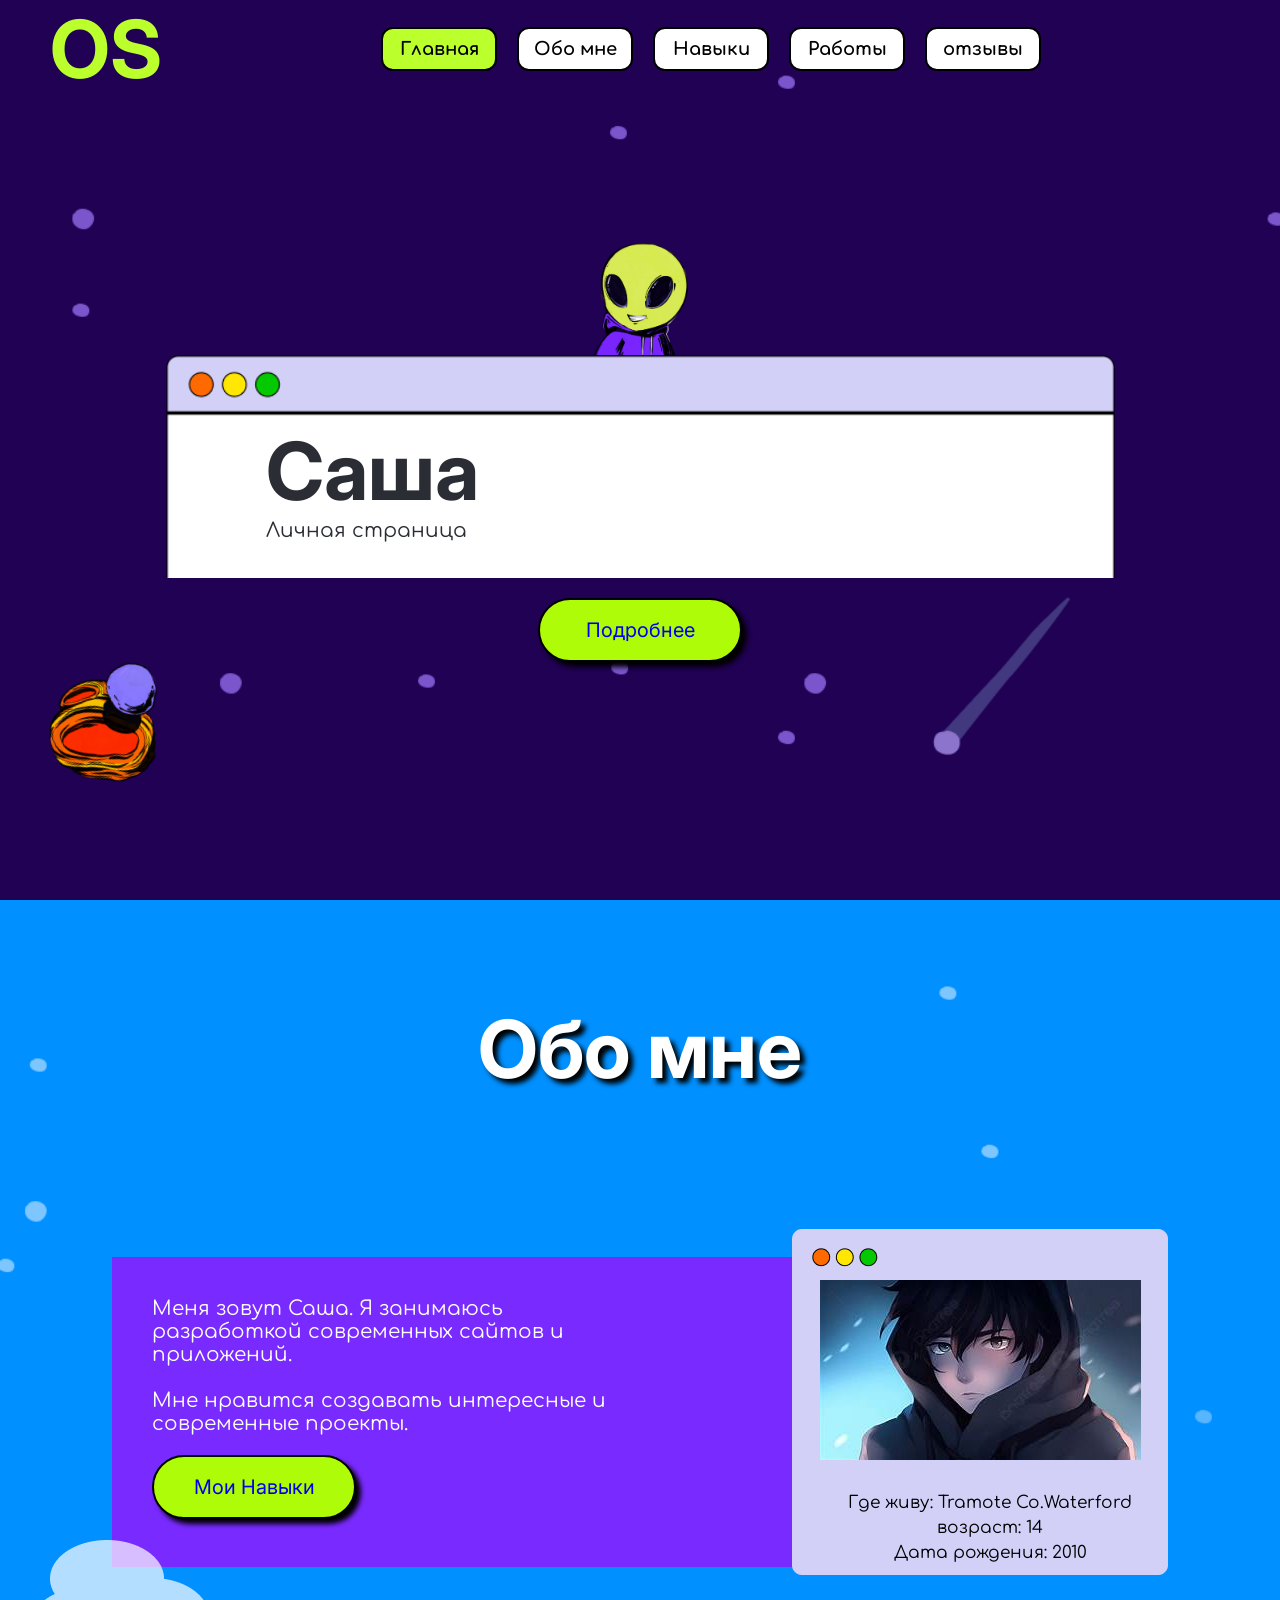
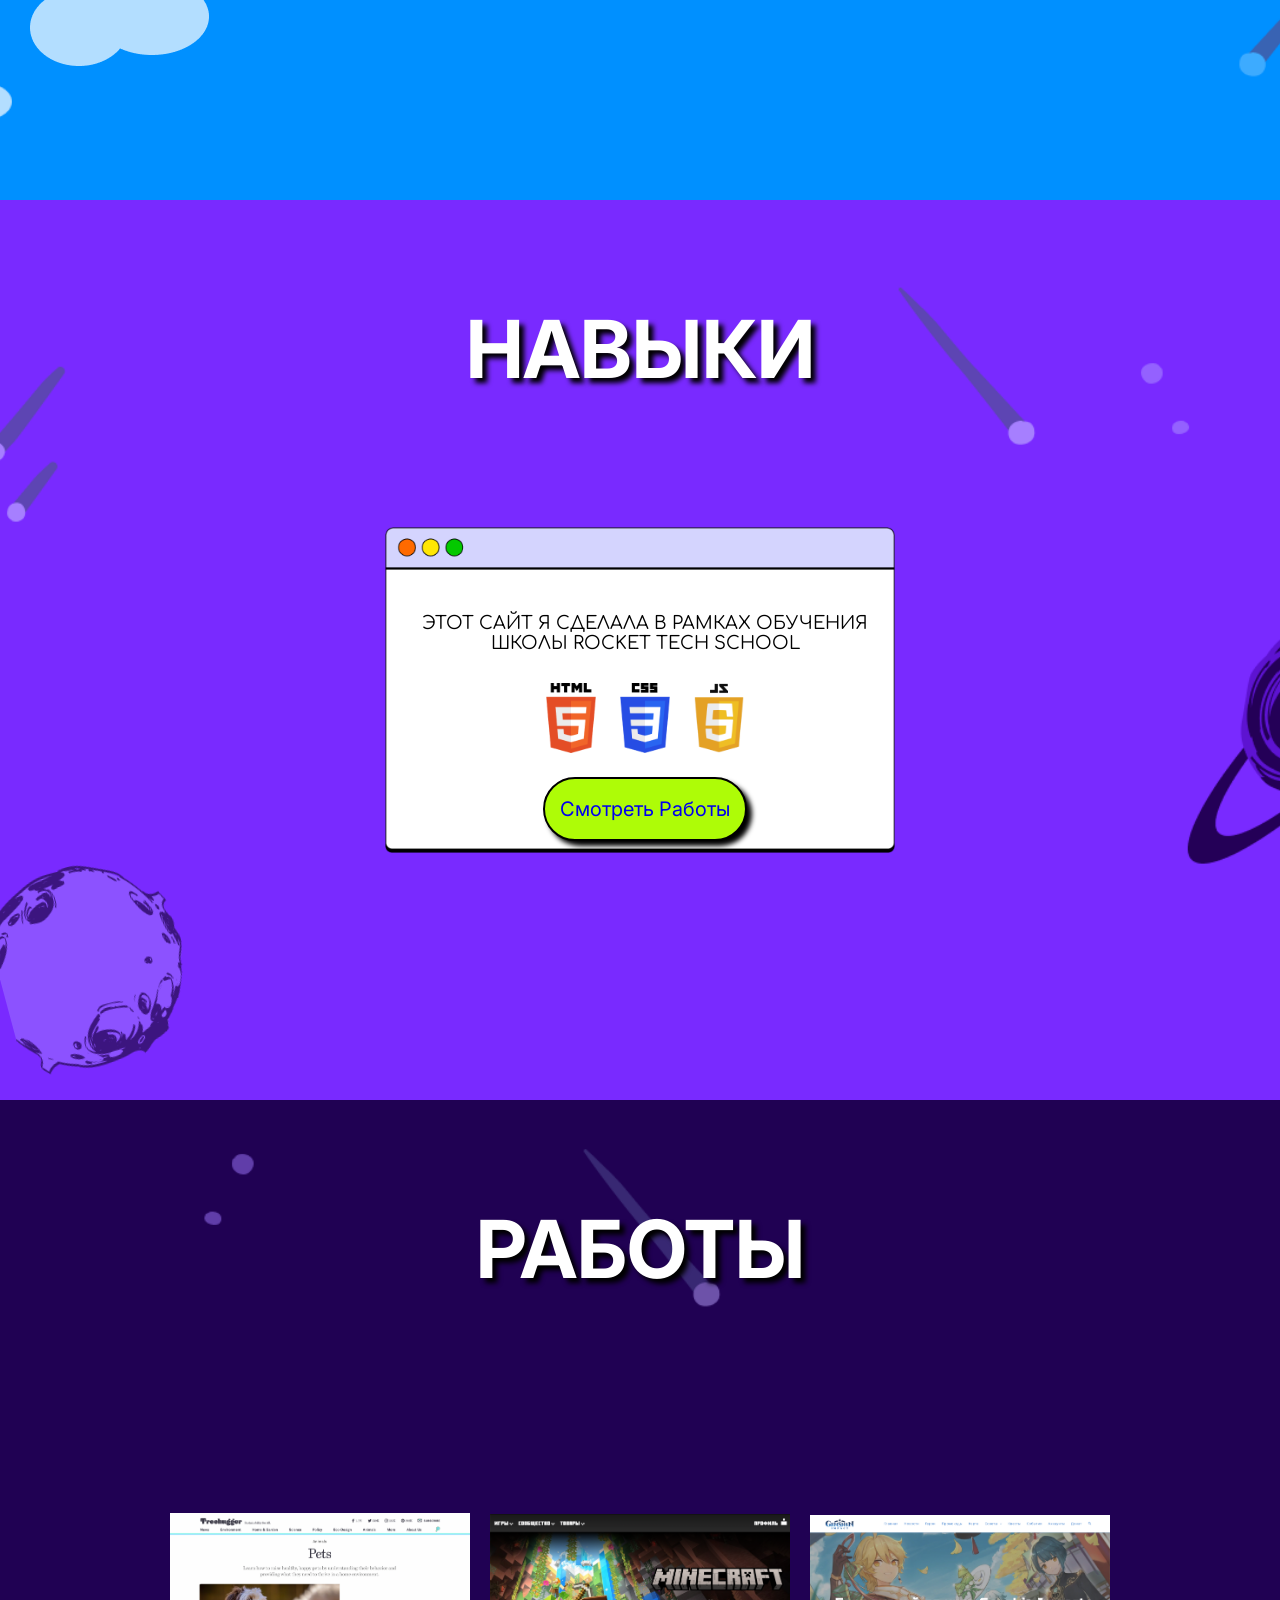
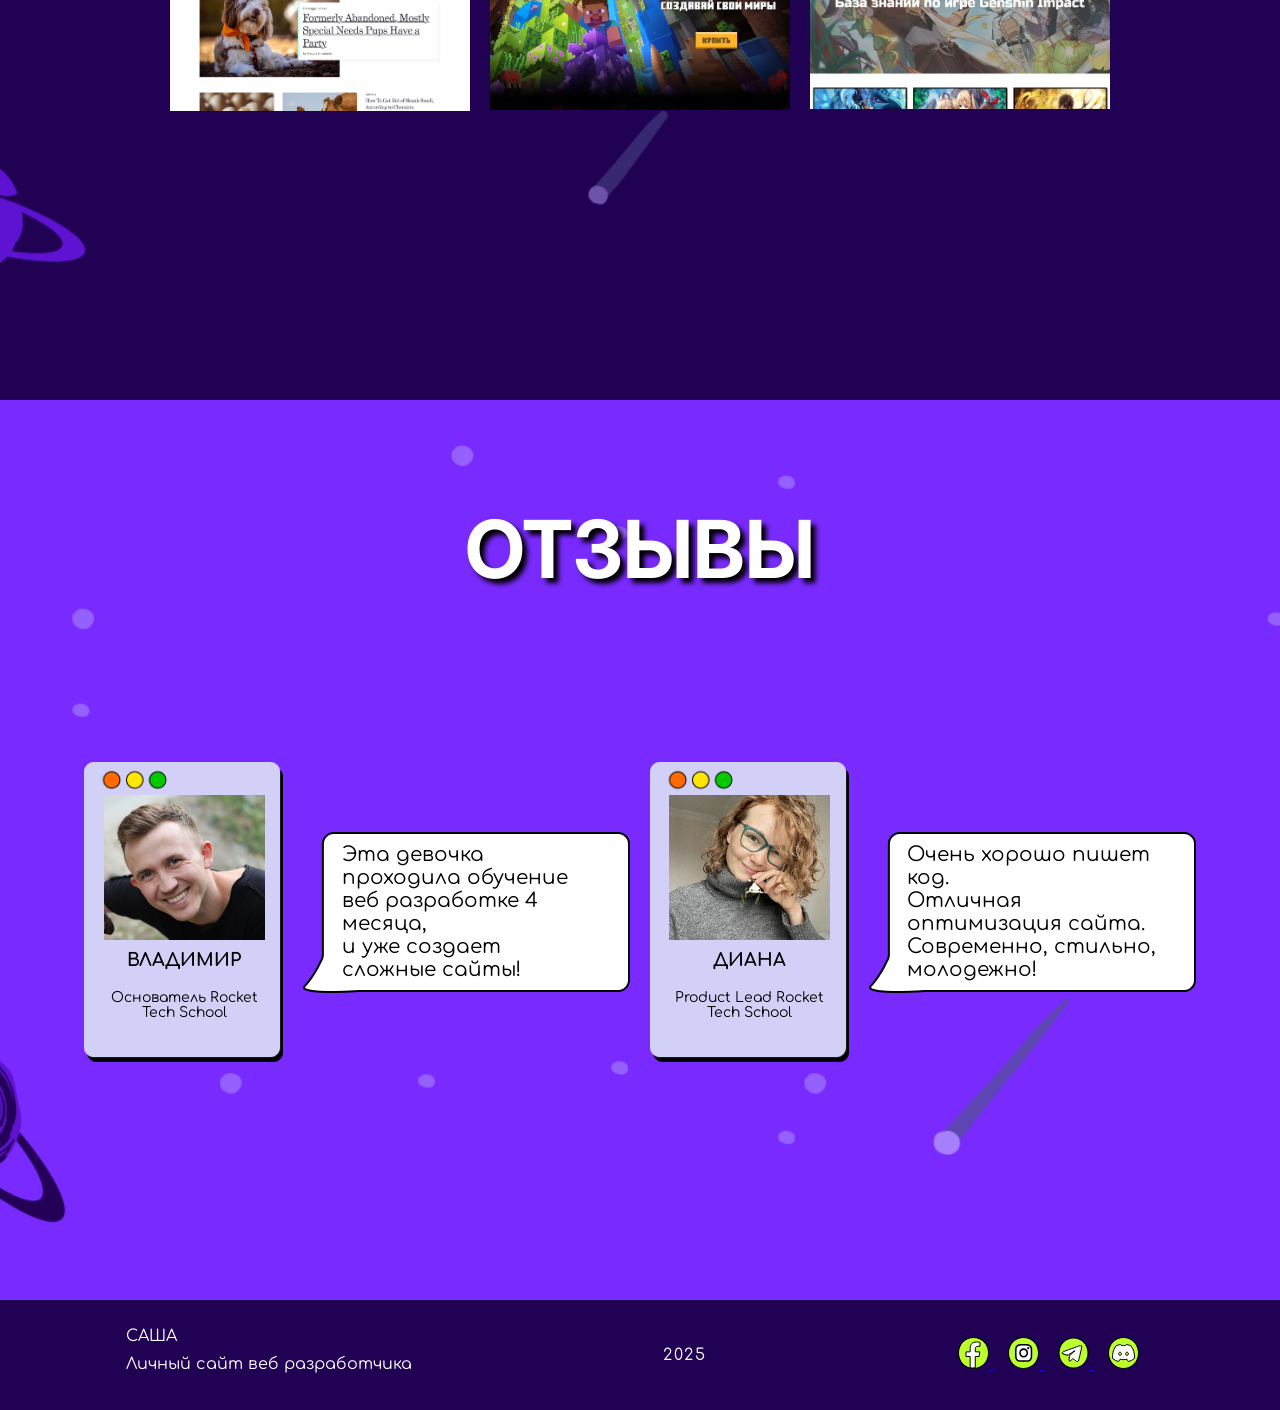
<file: index.html>
<!DOCTYPE html>
<html lang="en">
<head>
    <meta charset="UTF-8">
    <meta name="viewport" content="width=device-width, initial-scale=1.0">
    <title>Document</title>
    <link rel="stylesheet" href="style.css">
</head>
<body>
    <nav>
    <div class="navigation">
        <h1 class="logo">OS</h1>
        <div class="nav-link">
        <a href="#main" class="link main-link active">Главная</a>
        <a href="#about" class="link about-link">Обо мне</a>
        <a href="#skills" class="link skills-link">Навыки</a>
        <a href="#works" class="link works-link">Работы</a>
        <a href="#comments" class="link comments-link">отзывы</a>
    </div>
    <div class="mobile-button">
        <img class="mobile-btn"src="img/mobile_menu.png" width="40">
        <img class="mobile-btn btn-hide" src="Copy of close_menu.png" width="40">
    </div>
        
    <div class="mobile-menu hide">
        <div class="mobile-nav">
            <div class="mobile-nav-links">
                <a href="#main" class="link">Главная</a>
                <a href="#about" class="link">Обо мне</a>
                <a href="#skills" class="link">Навыки</a>
                <a href="#works" class="link">Работы</a>
                <a href="#comments" class="link">отзывы</a>
    </div>
        </div>
            </div>
    </div>
    </nav>

    <section id="main">
        <div class="main-block">
        <img src="img/maskot.png"width= 125>
        
        <div class="main-content">
            <h1 class="main-title">
                Саша
            </h1>
            <p class="main-subtitle">
                Личная страница
            </p>
            </div>
            <div class="button">
            <a href="#">Подробнее</a>
            </div>
        </div>
        </div>
        <div class="moving-planet">
</div>
    </section>

    <section id="about">
    <h1 class="title">Обо мне</h1>
    <div class="about-block">
    <div class="about-content">
        <div class="about-text">
    <p class="about-title">Меня зовут Саша. Я занимаюсь разработкой современных сайтов и приложений.
        <br><br>
        Мне нравится создавать интересные и современные проекты.</p>
    </p>
    <div class="button">
    <a href="#">Мои Навыки</a>
    </div>
    </div>
    </div>
    
    <div class="about-card">
        <img src="img/th.jpg">
        <p>Где живу: Tramote Co.Waterford</p>
        <p>возраст: 14</p>
        <p>Дата рождения: 2010</p>
        </div>
        </div>
        <div class="cloud">

</div>

    </section>

    <section id="skills">
        <h1 class="title">НАВЫКИ</h1>
        <div class="skills-block">
            <div class="skills-card">
            <p>ЭТОТ САЙТ Я СДЕЛАЛА В РАМКАХ ОБУЧЕНИЯ ШКОЛЫ 
                    ROCKET TECH SCHOOL</p>
                    <div class="languages">
                        <img src="img/html.png"width="70">
                        <img src="img/css.png"width="70">
                        <img src="img/js.png"width="70">
                    </div>
                <div class="button">
                    <a href="#">Смотреть Работы</a>

                 </div>
            </div>
        </div>
        <div class="moving-moon">
            
        </div>
    </section>

    <section id="works">
        <h1 class="title">РАБОТЫ</h1>
        <div class="works-block">
        <div class="works">
            <img src="img/work1.png"width="300">
            <img src="img/work2.png"width="300">
            <img src="img/work3.png"width="300">
        </div>
        </div>
    </section>

    <section id="comments">
        <h1 class="title">ОТЗЫВЫ</h1>
        <div class="comments-block">
            <div class="pictures2">
            <img src="img/photo1.png">
            <h3>ВЛАДИМИР</h3>
            <p>Основатель 
                Rocket Tech School</p>
            </div>
            <div class="comment-text">
                <p>Эта девочка проходила обучение веб разработке 4 месяца,<br> и уже создает сложные сайты!
                    </p>
            </div>
            <div class="pictures2">
            <img src="img/photo2.png">
            <h3>ДИАНА</h3>
            <p>Product Lead Rocket Tech School</p>
            </div>
            <div class="comment-text">
                <p>Очень хорошо пишет код.<br> Отличная оптимизация сайта.<br> Современно, стильно, молодежно!
                    </p>
                </div>
        </div> 
    </section>
    <footer>
        <div class="footer-info">
            <p>CАША</p>
            <p>Личный сайт веб разработчика</p>
        </div>
        <div class="footer-year">
            <p>2025</p>
        </div>
        <div class="footer-links">
        <a href="#">
            <img src="img/facebook.svg">
        </a>
        <a href="#">
            <img src="img/instagram.svg">
        </a>
        <a href="#">
            <img src="img/telegram.svg">
        </a>
        <a href="#">
            <img src="img/discord.svg">
        </a>
    </div>
    </footer>
    <script src="skript.js">

    </script>
</body>
</html>
</file>
<file: style.css>
@import url('https://fonts.googleapis.com/css2?family=Comfortaa:wght@300..700&family=Inter:ital,opsz,wght@0,14..32,100..900;1,14..32,100..900&display=swap');
*{
    font-family: 'Inter', sans-serif;  
    margin: 0;  
}
section{
    background-position: center;
    background-repeat: no-repeat;
    background-size: cover;
    min-height: 100vh;
    position: relative;
}
#main{
    background-image: url(img/bgMAIN.png);
}
#about{
    background-image: url(img/bgABOUT.png);
}
#skills{
    background-image: url(img/bgSKILLS.png);
}
#works{
    background-image: url(img/bgWORKS.png);
}
#comments{
    background-image: url(img/bgCOMMENTS.png);
}
.main-block,.about-block,.skills-block,.works-block,.comments-block{
    display: flex;
    justify-content: center;
    align-items: center;
    min-height: 70vh;
}
.main-block{
    flex-direction: column;
    height: 100vh;
}
.main-content{
    width: 849px;
    height: 223px;
    background-image: url("img/form1.png");
    background-size: cover;
    padding-left: 100px;
}
.main-title{
    color:#2B2D35;
    font-size: 80px;
   padding-top: 67px;
}
.main-subtitle{
 font-family: "Comfortaa";
 font-size: 20px;
 color: #2B2D35;
}
.button{
    width: 200px;
    height: 60px;
    border-radius: 100px;
    border: 2px solid black;
    background-color: #aefc07;
    display: flex;
    justify-content: center;
    align-items: center;
    margin-top: 20px;
    box-shadow: 5px 5px 5px black;
    text-align: center;
}
.button a{
    font-size: 20px;
    text-decoration:none;
}
nav{
  position: fixed;
  top:0;
  width: 100%;
  z-index: 10;
}
.navigation{
    display: flex;
    justify-content: space-between;
    align-items: center;
    flex: 1;
}
.nav-link{
    display: flex;
    justify-content: center;
    flex-grow: 1;
    padding-right: 150px;

}
.link{
    width: 112px;
    height: 40px;
    border-radius: 12px;
    border:2px solid #000;
    background-color: #FFF;
    text-decoration: none;
    font-size: 20px;
    font-family: "Comfortaa";
    display: flex;
    justify-content: center;
    align-items: center;
    margin-right: 20px;

}
.navigation a {
  font-size: 18px; 
  text-decoration: none;
  color: #000000;
  font-weight: bold; 
  transition: color 0.3s ease; 
}

.navigation a:hover {
  color: #d2e900; 
}
.button a:hover {
  color: #000000; 
}
.moving-planet{
    background-image: url(img/moving-planet.png);
    background-repeat: no-repeat;
    width: 200px;
    height: 230px;
    transform: rotate(-15deg);
    position: absolute;
    bottom: 30px;
    left: 30px;
    animation-name: planet-move;
    animation-duration: 3s;
    animation-iteration-count:infinite;
    animation-direction:alternate-reverse;
    }
    
    @keyframes planet-move{
        from{transform: translateY(0px)}
        to{transform: translateY(70px);}
    }

    .title{
        padding-top: 100px;
        text-align: center;
        color: #FFF;
        font-size: 80px;
        text-shadow: 5px 5px 5px black;
    }
    .about-content{
        width: 50%;
        height: 270px;
        padding-top: 40px;
        padding-left: 40px;
        background-color: #792AFF;
        position: relative;
        display: flex;
    }
    .about-title{
        color:#FFF;
        font-size:20px;
        max-width: 463px;
        margin-bottom:20px;
        font-family: 'Comfortaa';
    }
    .about-card{
        background-image: url(img/form2.png);
        width: 376px;
        height: 346px;
        display:flex;
        flex-direction: column;
        justify-content: center;
        padding-top: 20px;
        position: relative;
        background-repeat: no-repeat;
        align-items: center;
    }
    .about-card p{
        color:#000;
        font-size: 17px;
        text-align: left;
        padding-left:20px;
        line-height:25px;
        font-family: 'Comfortaa';
    }  
    .about-card img{
        padding-bottom:30px;
    
    }
    

    .cloud{
        background-image: url(img/cloud.png);
        background-repeat: no-repeat;
        width: 200px;
        height: 230px;
        position: absolute;
        bottom: 30px;
        left: 30px;
        animation-name: cloud;
        animation-duration: 2s;
        animation-iteration-count:infinite;
        animation-direction:alternate;
        }
        

    @keyframes cloud {
        0% {transform: translateX(0px);transform: translateY(0px);}
        25% {transform: translateY(90px);transform: translateX(0px);}
        50% {transform: translateX(0px);transform: translateY(0px);}
        75% {transform: translateY(0px);transform: translateX(90px);}
        100% {transform: translateX(0px);transform: translateY(0px) ;}

    }
    .skills-card{
        background-image: url(img/form3.png);
        background-repeat: no-repeat;
        background-size: contain;
        height: 450px;
        width: auto;
        display: flex;
        flex-direction: column;
        align-items: center;
        justify-content: center;
        margin: 20px;
        margin-top: 100px;
        padding-left: 10px;
        
    }
    .skills-card p{
        color: #000;
        margin-top: -50px;
        font-size: 18px;
        margin-bottom: 30px;
        text-align: center;
        max-width: 500px;
        font-family: 'Comfortaa';
    }
    .moving-moon{
        background-image: url(img/moving-planet2.png);
        background-repeat: no-repeat;
        width: 200px;
        height: 208px;
        transform: rotate(-15deg);
        position: absolute;
        bottom: 30px;
        animation-name: planet-move;
        animation-duration: 3s;
        animation-iteration-count:infinite;
        animation-direction:alternate-reverse;
        }
        
        @keyframes planet-move{
            from{transform: translateY(0px)}
            to{transform: translateY(80px);}
        }
        .works{
            display: flex;
            justify-content: center;
            align-items: center;
            gap: 20px;
        }
        .comments-block{
            justify-content: space-evenly;
            max-width: 1150px;
            margin: auto;
        }
        .pictures2{
            background: url(img/card.png);
            height: 300px;
            width: 200px;
            display: flex;
            align-items: center;
            justify-content: center;
            background-repeat: no-repeat;
            background-size: contain;
            flex-direction: column;
        }
        .pictures2 h3{
            font-family:'Comfortaa';
            font-size: 18px;
            padding: 10px;
            
        }
        .pictures2 p{
            font-family: "Comfortaa";
            font-size: 14px;
            padding: 10px 20px;
            text-align: center;
        }
        .comment-text{
            background: url(img/comment.png);
            width: 327px;
            height: 161px;
            display: flex;
            align-items: center;
            justify-content: center;
            background-repeat: no-repeat;
            background-size: contain;
        }
        .comment-text p{
            font-family: "Comfortaa";
            font-size: 20px;
            max-width: 250px;
        }
        footer{
            background-color: #200153;
            height: 110px;
            display: flex;
            justify-content: space-around;
            align-items: center;
            color: #FFF;
}
        .footer-info p{
            font-family: 'Comfortaa';
            padding-bottom: 10px;

}
        .footer-year p{
            font-family: 'Comfortaa';
            letter-spacing: 1.5px;
}
        .footer-links a{
            margin-right: 15px;
}
        .logo{
            color: #BBFF2C;
            font-size: 80px;
            padding-left:50px;
}
        .active{
            background-color: #BBFF2C;


}

  .nav-link {
    display: flex;
    justify-content: center;
    align-items: center;
    padding: 15px 30px;
    font-size: 18px;
    color: white;
    border: none;
    border-radius: 12px;
    cursor: pointer;
    animation: bounce 1s;
  }

  @keyframes bounce {
    0%   { transform: translateY(0); }
    30%  { transform: translateY(-10px); }
    50%  { transform: translateY(0); }
    70%  { transform: translateY(-5px); }
    100% { transform: translateY(0); }
  }
  .mobile-button{
    display: none;
    padding-top: 10px;
    width: 40px;
    position: absolute;
    right: 20px;
}   
.hide,.btn-hide{
    display: none;
}

  @media (max-width: 500px){ /* mobile adoptation */
    .nav-link{
        display: none;
    }
    .logo{
        font-size:40px;
        padding-left: 20px;
        padding-top: 10px;
    }
    .main-content{
        max-width: 220px;
    }
    .main-title{
        padding-top: 80px;
        font-size: 30px;
    }
    .main-subtitle{
        font-size: 15px;
    }
    .moving-planet,.cloud,.moving-moon{
        display: none;
    }
    .title{
        font-size: 50px;
        padding-top:30px ;
    }
    .about-block{
        flex-direction: column;
        margin-top: 20px;
        padding: 0;
    }
    .about-card{
        order: -1;
        background-size: contain;
        padding-top: 20px;
        width: 326px;
        height: 296px;
    }
    .about-card img{
        width: 85%;

    }
    .about-content{
        width: 75%;
        height: 250px;
        flex-direction: column;
        margin-bottom: 20px;
    }
    .about-title{
        font-size: 18px;
    }
    .skills-card{
        margin: 20px;
        padding-left: 20px;
        background-size: contain;
    }
    .skills-card p{
        font-size:16px;
        margin-top: 10%;
        margin-bottom: 20px;

    }
    .skills-block{
        min-height: 60vh;
    }
    .works{
        flex-direction: column;
        padding: 20px 0;
    }
    .works-block img{
        margin: 20px 0;
        width: 80%;
    }
    .comments-block{
        flex-direction: column;
        align-items: center;
        justify-content: flex-start;
        margin: 0 auto;
        padding-top: 50px;
    }
    .comment{
        background-image:  
        url(img/comment-mobile.png);
    }
    .comment p{    
        font-size: 15px;
        max-width: 290px; 
    }



   footer{
        height: 200px;
        flex-direction: column;
        justify-content: space-evenly;
        align-items: center;
    }
    .footer-info{
        text-align: center;
    }



    .button a {
        font-size: 14px;
        padding: 8px 16px;
        border-radius: 8px;
        text-align: center;
        display: inline-block;
        color: white;
        text-decoration: none;
        transition: 0.3s ease;
    }
    .button {
        margin-top: 15px;
    }
    .skills-card .button a,
    .about-text .button a {
        font-size: 14px;
        padding: 6px 14px;
        width: 100%;
        max-width: 200px;
    }
    .mobile-button{
        display: block;
    }
    .mobile-menu{
        position: absolute;
        top: 0;
        z-index: -1;
        width: 100%;
        background-color: #200153;
        min-height: 100vh;
    }
    .mobile-nav{
        height: 100vh;
        display: flex;
        flex-direction: column;
        justify-content: center;
        align-items: center;
    }
    .mobile-nav-links link{
        margin-bottom: 30px;
        width: 210px;
        height: 50px;
    }
    
}

/* Tablet adoptation */
@media (min-width: 501px) and
    (max-width: 960px){
        body{
            font-size: 16px;
            padding: 0;
            margin: 0;
        }
        .moving-planet,.cloud,.moving-moon{
            display: none;
        }
        .navigation {
            flex-direction: column;
            align-items: center;
            text-align: center;
            padding: 10px 0;
        }
        .nav-link {
            display: none;
            
        }
        .main-block {
            flex-direction: column;
            align-items: center;
            text-align: center;
            padding: 30px 20px;
        }
    
        .main-block img {
            width: 100px;
            margin-bottom: 15px;
        }
    
        .main-content h1 {
            font-size: 28px;
            margin-left: -70px;
        }
        .main-content{
            max-width: 300px;

        }
        .main-subtitle {
            margin-left: -85px;

        }
    
        .about-block {
            flex-direction: column;
            align-items: center;
            padding: 20px;
            gap: 20px;
            text-align: center;
        }
    
        .about-card img {
            width: 200px;
            height: auto;
        }
    
        .about-card p {
            font-size: 16px;
        }
    
        .skills-block {
            padding: 20px;
            text-align: center;
        }
    
        .languages img {
            width: 60px;
            margin: 10px;
        }
    
        .works {
            flex-direction: column;
            align-items: center;
            gap: 15px;
        }
    
        .works img {
            width: 90%;
            max-width: 400px;
            height: auto;
        }
    
        .comments-block {
            flex-direction: column;
            align-items: center;
            text-align: center;
            gap: 25px;
            padding: 20px;
        }
    
        .pictures2 img {
            width: 100px;
            height: auto;
        }
    
        footer {
            flex-direction: column;
            align-items: center;
            gap: 15px;
            text-align: center;
            padding: 20px;
        }
    
        .footer-links img {
            width: 30px;
            height: 30px;
        }
        .mobile-button{
            display: block;
        }
        
        .mobile-nav-links{
            margin-left: 600px;

        }
    }
</file>
